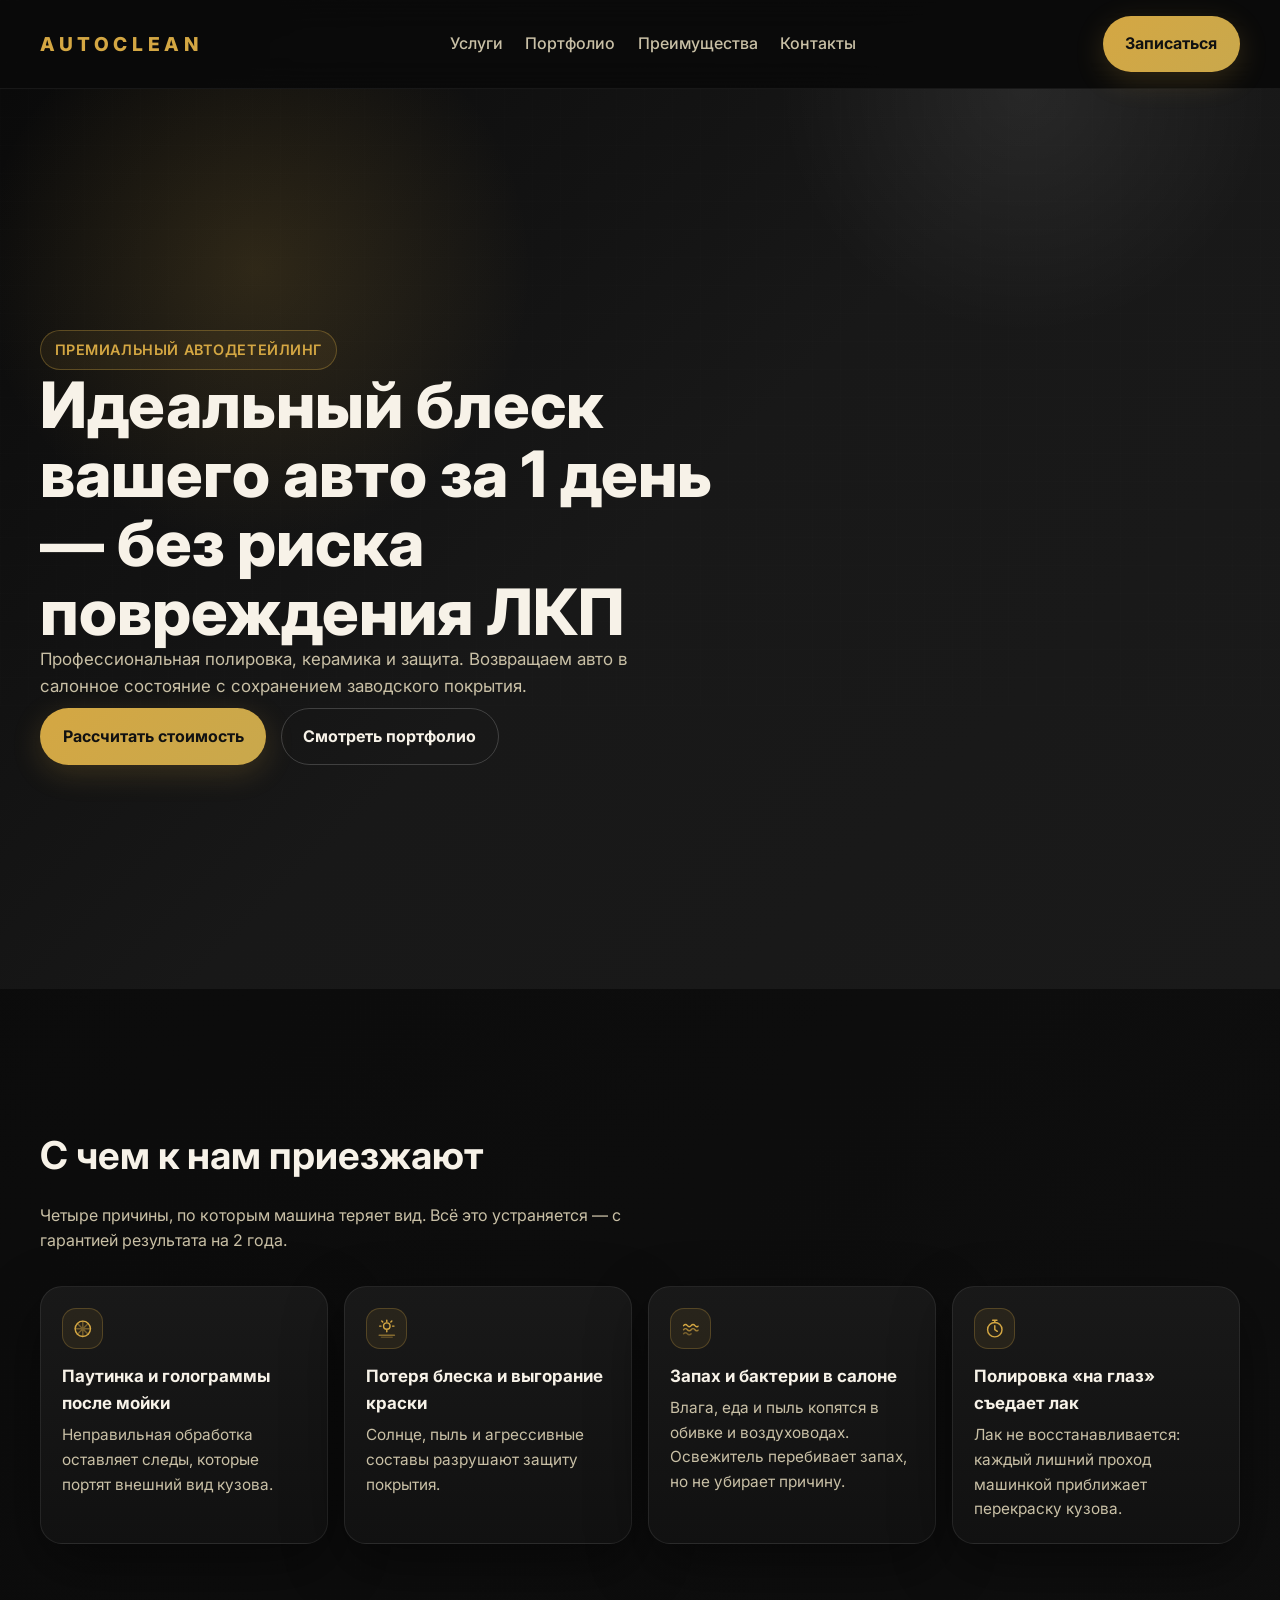
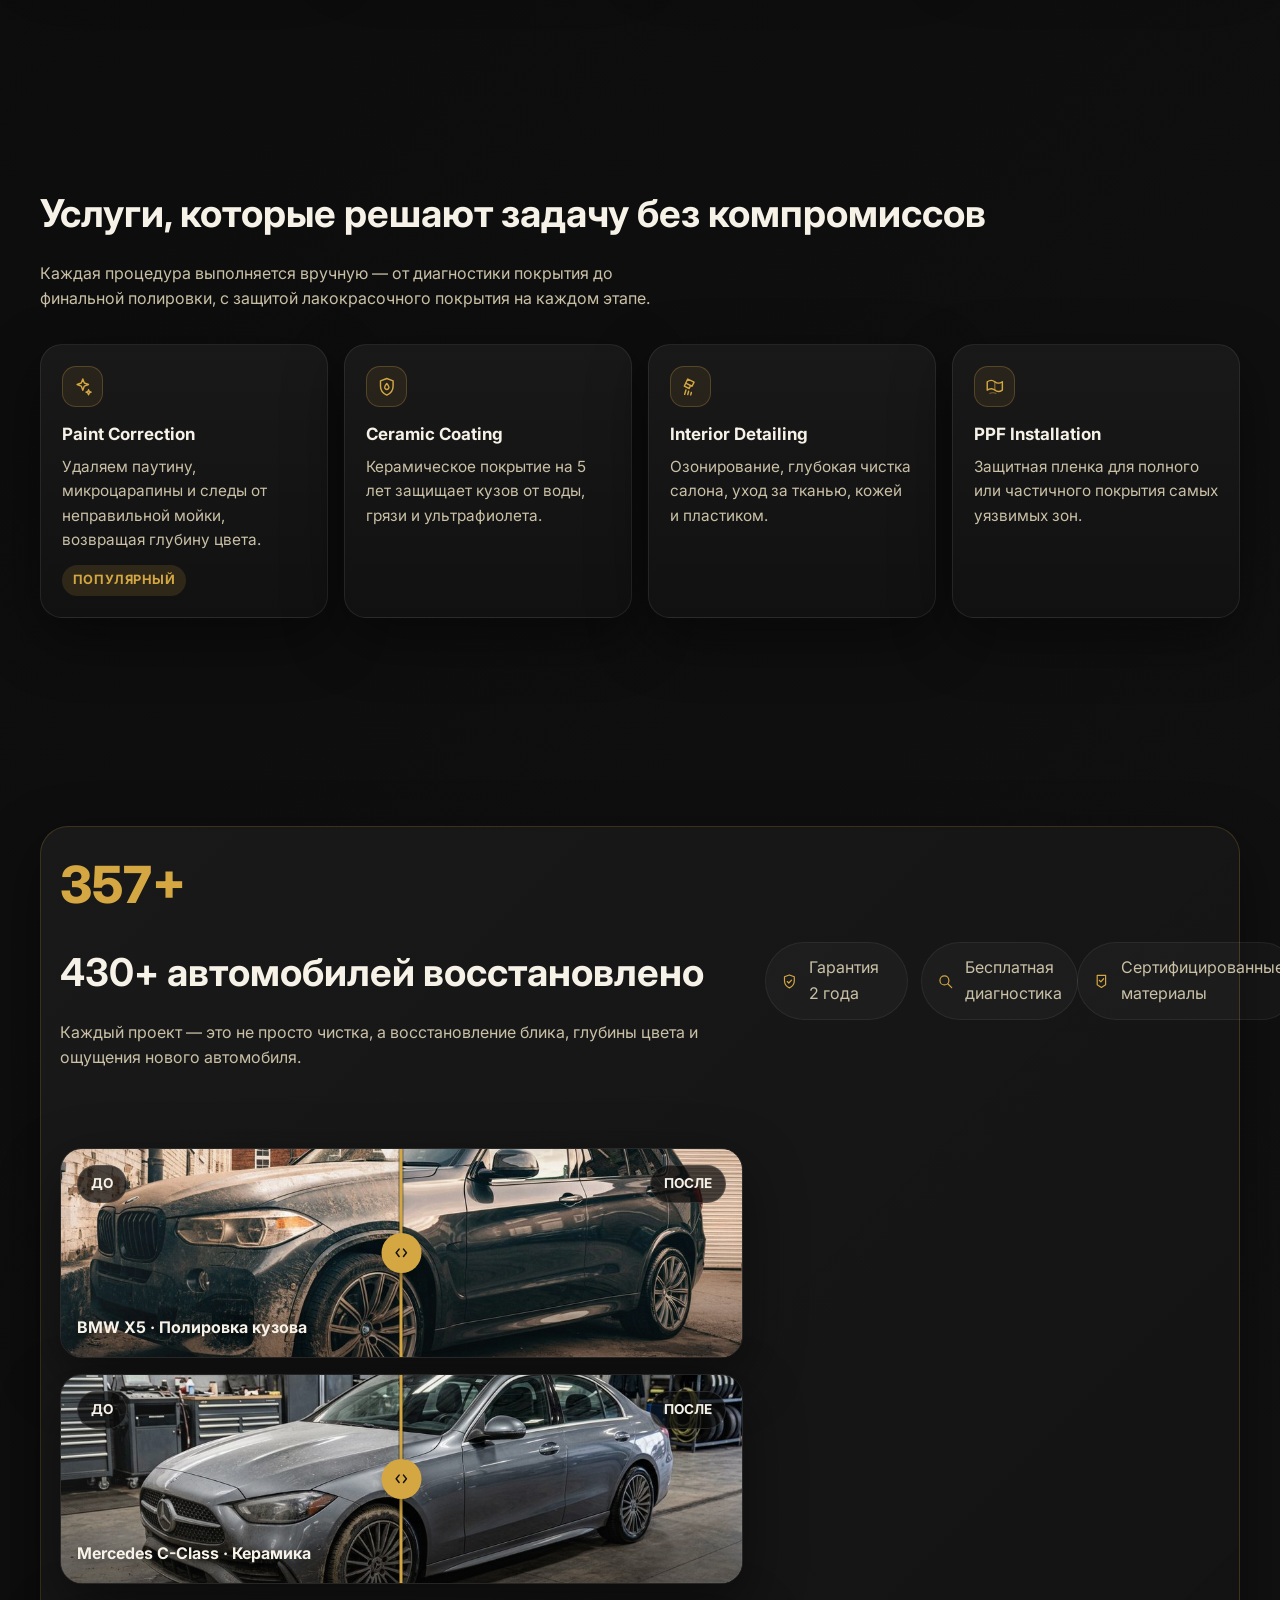
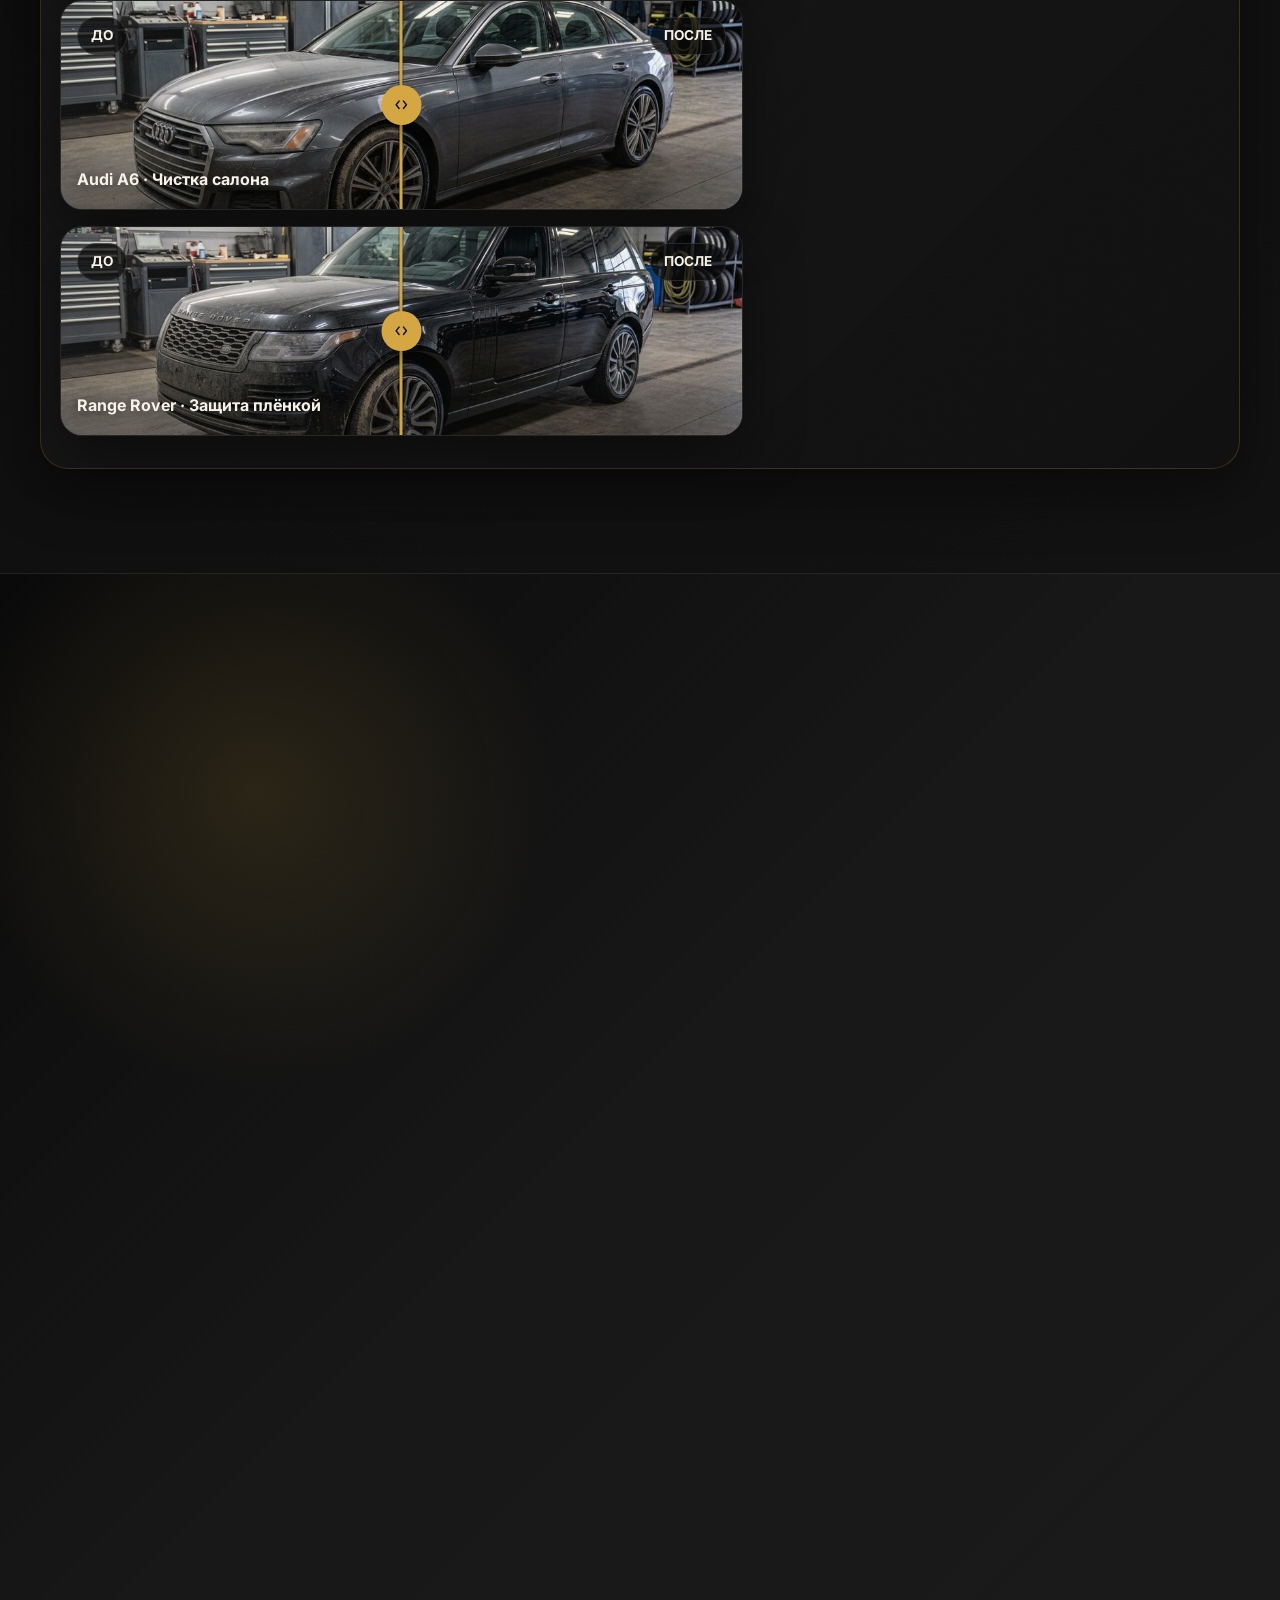
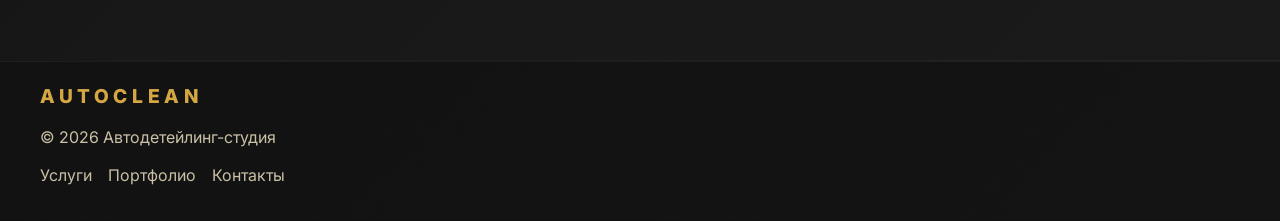
<file: index.html>
<!DOCTYPE html>
<html lang="ru">
<head>
  <meta charset="UTF-8" />
  <meta name="viewport" content="width=device-width, initial-scale=1.0" />
  <title>Автодетейлинг-студия | AUTOCLEAN</title>
  <meta name="description" content="Премиальный автодетейлинг в России: полировка, керамика, защита кузова и чистка салона." />

  <!-- Open Graph -->
  <!-- TODO: this is the GitHub Pages URL — update to the real custom domain if/when one is purchased -->
  <meta property="og:title" content="Автодетейлинг-студия AUTOCLEAN" />
  <meta property="og:description" content="Премиальный автодетейлинг в России: полировка, керамика, защита кузова и чистка салона." />
  <!-- PNG used for social previews — Facebook/WhatsApp/Telegram/VK do not render SVG. assets/og-image.svg is kept only as an editable source. -->
  <meta property="og:image" content="https://yasin274.github.io/auto-detailing-landing/assets/og-image.png" />
  <meta property="og:image:width" content="1200" />
  <meta property="og:image:height" content="630" />
  <meta property="og:url" content="https://yasin274.github.io/auto-detailing-landing/" />
  <meta property="og:type" content="website" />

  <link rel="icon" type="image/svg+xml" href="data:image/svg+xml,%3Csvg xmlns='http://www.w3.org/2000/svg' viewBox='0 0 64 64'%3E%3Crect width='64' height='64' rx='14' fill='%230a0a0a'/%3E%3Ctext x='32' y='43' font-family='Arial, sans-serif' font-size='30' font-weight='700' fill='%23d4a743' text-anchor='middle'%3EA%3C/text%3E%3C/svg%3E" />

  <link rel="preconnect" href="https://fonts.googleapis.com">
  <link rel="preconnect" href="https://fonts.gstatic.com" crossorigin>
  <link href="https://fonts.googleapis.com/css2?family=Inter:opsz,wght@14..32,400;14..32,500;14..32,600;14..32,700&display=swap" rel="stylesheet">
  <link rel="stylesheet" href="css/style.css">
</head>
<body>
  <header>
    <div class="container nav">
      <a class="logo" href="#top">Autoclean</a>
      <button class="nav-toggle" id="navToggle" type="button" aria-label="Открыть меню" aria-expanded="false" aria-controls="navLinks"><svg viewBox="0 0 24 24" fill="none" stroke="currentColor" stroke-width="1.9" stroke-linecap="round" aria-hidden="true"><path d="M4 7h16M4 12h16M4 17h16"/></svg></button>
      <nav class="nav-links" id="navLinks" aria-label="Основная навигация">
        <a href="#services">Услуги</a>
        <a href="#portfolio">Портфолио</a>
        <a href="#advantages">Преимущества</a>
        <a href="#contacts">Контакты</a>
      </nav>
      <a class="btn" href="#contactForm">Записаться</a>
    </div>
  </header>

  <main id="top">
    <!-- HERO -->
    <section class="hero">
      <div class="hero-spotlight" aria-hidden="true"></div>
      <div class="container hero-content reveal">
        <div>
          <div class="eyebrow">Премиальный автодетейлинг</div>
          <h1>Идеальный блеск вашего авто за 1 день — без риска повреждения ЛКП</h1>
          <p>Профессиональная полировка, керамика и защита. Возвращаем авто в салонное состояние с сохранением заводского покрытия.</p>
          <div class="hero-actions">
            <a class="btn" href="#contactForm">Рассчитать стоимость</a>
            <a class="btn secondary" href="#portfolio">Смотреть портфолио</a>
          </div>
        </div>
      </div>
    </section>

    <!-- PAIN POINTS -->
    <section class="section-shell" id="advantages">
      <div class="container">
        <div class="reveal">
          <h2 class="section-title">С чем к нам приезжают</h2>
          <p class="section-subtitle">Четыре причины, по которым машина теряет вид. Всё это устраняется — с гарантией результата на 2 года.</p>
        </div>
        <div class="pain-grid reveal">
          <article class="card">
            <div class="card-icon" role="img" aria-label="Паутинка на лаке">
            <svg viewBox="0 0 24 24" fill="none" stroke="currentColor" stroke-width="1.6" stroke-linecap="round" stroke-linejoin="round" aria-hidden="true">
              <circle cx="12" cy="12" r="8.5"/><path d="M12 3.5v17M3.5 12h17M6 6l12 12M18 6L6 18" opacity=".45"/>
            </svg>
          </div>
            <h3>Паутинка и голограммы после мойки</h3>
            <p>Неправильная обработка оставляет следы, которые портят внешний вид кузова.</p>
          </article>
          <article class="card">
            <div class="card-icon" role="img" aria-label="Выгорание краски">
            <svg viewBox="0 0 24 24" fill="none" stroke="currentColor" stroke-width="1.6" stroke-linecap="round" stroke-linejoin="round" aria-hidden="true">
              <circle cx="12" cy="9" r="3.6"/><path d="M12 2.6v1.6M12 13.8v1.4M5.6 9H4M20 9h-1.6M7.5 4.5l-1.1-1.1M17.6 3.4l-1.1 1.1"/><path d="M3.5 19.2h17" opacity=".55"/><path d="M6 21.4h12" opacity=".3"/>
            </svg>
          </div>
            <h3>Потеря блеска и выгорание краски</h3>
            <p>Солнце, пыль и агрессивные составы разрушают защиту покрытия.</p>
          </article>
          <article class="card">
            <div class="card-icon" role="img" aria-label="Бактерии в салоне">
            <svg viewBox="0 0 24 24" fill="none" stroke="currentColor" stroke-width="1.6" stroke-linecap="round" stroke-linejoin="round" aria-hidden="true">
              <path d="M4 8.5c1.2-1.6 3-1.6 4.2 0s3 1.6 4.2 0 3-1.6 4.2 0 3 1.6 3.4.6"/><path d="M4 13c1.2-1.6 3-1.6 4.2 0s3 1.6 4.2 0 3-1.6 4.2 0 3 1.6 3.4.6" opacity=".7"/><path d="M4 17.5c1.2-1.6 3-1.6 4.2 0s3 1.6 4.2 0" opacity=".45"/>
            </svg>
          </div>
            <h3>Запах и бактерии в салоне</h3>
            <p>Влага, еда и пыль копятся в обивке и воздуховодах. Освежитель перебивает запах, но не убирает причину.</p>
          </article>
          <article class="card">
            <div class="card-icon" role="img" aria-label="Потерянное время">
            <svg viewBox="0 0 24 24" fill="none" stroke="currentColor" stroke-width="1.6" stroke-linecap="round" stroke-linejoin="round" aria-hidden="true">
              <circle cx="12" cy="13" r="8"/><path d="M12 8.6V13l2.8 1.8"/><path d="M9.6 2.6h4.8M12 2.6v2.4"/>
            </svg>
          </div>
            <h3>Полировка «на глаз» съедает лак</h3>
            <p>Лак не восстанавливается: каждый лишний проход машинкой приближает перекраску кузова.</p>
          </article>
        </div>
      </div>
    </section>

    <!-- SERVICES -->
    <section class="section-shell" id="services">
      <div class="container">
        <div class="reveal">
          <h2 class="section-title">Услуги, которые решают задачу без компромиссов</h2>
          <p class="section-subtitle">Каждая процедура выполняется вручную — от диагностики покрытия до финальной полировки, с защитой лакокрасочного покрытия на каждом этапе.</p>
        </div>
        <div class="services-grid reveal">
          <article class="card">
            <div class="card-icon" role="img" aria-label="Полировка кузова">
            <svg viewBox="0 0 24 24" fill="none" stroke="currentColor" stroke-width="1.6" stroke-linecap="round" stroke-linejoin="round" aria-hidden="true">
              <path d="M12 3.2l1.7 4.6 4.6 1.7-4.6 1.7L12 15.8l-1.7-4.6-4.6-1.7 4.6-1.7z"/><path d="M18.4 15.2l.8 2 2 .8-2 .8-.8 2-.8-2-2-.8 2-.8z"/>
            </svg>
          </div>
            <h3>Paint Correction</h3>
            <p>Удаляем паутину, микроцарапины и следы от неправильной мойки, возвращая глубину цвета.</p>
            <span class="service-badge">Популярный</span>
          </article>
          <article class="card">
            <div class="card-icon" role="img" aria-label="Керамическое покрытие">
            <svg viewBox="0 0 24 24" fill="none" stroke="currentColor" stroke-width="1.6" stroke-linecap="round" stroke-linejoin="round" aria-hidden="true">
              <path d="M12 2.8l7 2.6v6c0 4.3-2.9 8-7 9.8-4.1-1.8-7-5.5-7-9.8v-6z"/><path d="M12 8.4c1.6 1.9 2.4 3.2 2.4 4.2a2.4 2.4 0 11-4.8 0c0-1 .8-2.3 2.4-4.2z"/>
            </svg>
          </div>
            <h3>Ceramic Coating</h3>
            <p>Керамическое покрытие на 5 лет защищает кузов от воды, грязи и ультрафиолета.</p>
          </article>
          <article class="card">
            <div class="card-icon" role="img" aria-label="Чистка салона">
            <svg viewBox="0 0 24 24" fill="none" stroke="currentColor" stroke-width="1.6" stroke-linecap="round" stroke-linejoin="round" aria-hidden="true">
              <path d="M8.6 3.4l7 3.4-2.2 4.6-7-3.4z"/><path d="M6.4 8l-1.6 3.3 5.4 2.6 1.6-3.3"/><path d="M6.6 15.6l-1.4 4.8M9.6 17l-1 3.6M12.6 18.4l-.7 2.6"/>
            </svg>
          </div>
            <h3>Interior Detailing</h3>
            <p>Озонирование, глубокая чистка салона, уход за тканью, кожей и пластиком.</p>
          </article>
          <article class="card">
            <div class="card-icon" role="img" aria-label="Защитная плёнка">
            <svg viewBox="0 0 24 24" fill="none" stroke="currentColor" stroke-width="1.6" stroke-linecap="round" stroke-linejoin="round" aria-hidden="true">
              <path d="M3.6 6.4c3-2 5.9-2 8.4 0s5.4 2 8.4 0v9.2c-3 2-5.9 2-8.4 0s-5.4-2-8.4 0z"/><path d="M12 6.4v9.2" opacity=".5"/><path d="M6.6 19.4c2.2-1.2 4.4-1.2 6.6 0" opacity=".4"/>
            </svg>
          </div>
            <h3>PPF Installation</h3>
            <p>Защитная пленка для полного или частичного покрытия самых уязвимых зон.</p>
          </article>
        </div>
      </div>
    </section>

    <!-- TRUST -->
    <section class="section-shell" id="portfolio">
      <div class="container">
        <div class="trust-block reveal">
          <div>
            <div class="trust-number" id="counterTarget">0+</div>
            <h2 class="section-title">430+ автомобилей восстановлено</h2>
            <p class="section-subtitle">Каждый проект — это не просто чистка, а восстановление блика, глубины цвета и ощущения нового автомобиля.</p>
          </div>
          <div class="trust-list" aria-label="Наши преимущества">
            <div class="trust-item"><span class="pill-icon" role="img" aria-label="Гарантия"><svg viewBox="0 0 24 24" fill="none" stroke="currentColor" stroke-width="1.7" stroke-linecap="round" stroke-linejoin="round" aria-hidden="true"><path d="M12 2.8l7 2.6v6c0 4.3-2.9 8-7 9.8-4.1-1.8-7-5.5-7-9.8v-6z"/><path d="M9 12.2l2.1 2.1 4-4.2"/></svg></span> Гарантия 2 года</div>
            <div class="trust-item"><span class="pill-icon" role="img" aria-label="Диагностика"><svg viewBox="0 0 24 24" fill="none" stroke="currentColor" stroke-width="1.7" stroke-linecap="round" stroke-linejoin="round" aria-hidden="true"><circle cx="10.6" cy="10.6" r="6.4"/><path d="M15.4 15.4L21 21"/></svg></span> Бесплатная диагностика</div>
            <div class="trust-item"><span class="pill-icon" role="img" aria-label="Сертификат"><svg viewBox="0 0 24 24" fill="none" stroke="currentColor" stroke-width="1.7" stroke-linecap="round" stroke-linejoin="round" aria-hidden="true"><path d="M6 3.4h12v13.4l-6 3.8-6-3.8z"/><path d="M9 10.4l2.2 2.2 4-4.4"/></svg></span> Сертифицированные материалы</div>
          </div>
          <div class="portfolio-grid">
            <article class="portfolio-card" data-compare>
              <div class="compare-before">
                <img src="assets/cars/bmw-before.jpg" alt="BMW X5 до полировки кузова" loading="lazy" />
                <span class="compare-badge badge-before">ДО</span>
              </div>
              <div class="compare-after">
                <img src="assets/cars/bmw-after.jpg" alt="BMW X5 после полировки кузова" loading="lazy" />
                <span class="compare-badge badge-after">ПОСЛЕ</span>
              </div>
              <div class="compare-handle">
                <span class="compare-handle-grip" aria-hidden="true"><svg viewBox="0 0 24 24" fill="none" stroke="currentColor" stroke-width="2" stroke-linecap="round" stroke-linejoin="round"><path d="M9 7l-4 5 4 5M15 7l4 5-4 5"/></svg></span>
              </div>
              <div class="portfolio-caption">BMW X5 · Полировка кузова</div>
            </article>
            <article class="portfolio-card" data-compare>
              <div class="compare-before">
                <img src="assets/cars/mercedes-before.jpg" alt="Mercedes до детейлинга" loading="lazy" />
                <span class="compare-badge badge-before">ДО</span>
              </div>
              <div class="compare-after">
                <img src="assets/cars/mercedes-after.jpg" alt="Mercedes после детейлинга" loading="lazy" />
                <span class="compare-badge badge-after">ПОСЛЕ</span>
              </div>
              <div class="compare-handle">
                <span class="compare-handle-grip" aria-hidden="true"><svg viewBox="0 0 24 24" fill="none" stroke="currentColor" stroke-width="2" stroke-linecap="round" stroke-linejoin="round"><path d="M9 7l-4 5 4 5M15 7l4 5-4 5"/></svg></span>
              </div>
              <div class="portfolio-caption">Mercedes C-Class · Керамика</div>
            </article>
            <article class="portfolio-card" data-compare>
              <div class="compare-before">
                <img src="assets/cars/audi-before.jpg" alt="Audi A6 до мойки и полировки" loading="lazy" />
                <span class="compare-badge badge-before">ДО</span>
              </div>
              <div class="compare-after">
                <img src="assets/cars/audi-after.jpg" alt="Audi A6 после мойки и полировки" loading="lazy" />
                <span class="compare-badge badge-after">ПОСЛЕ</span>
              </div>
              <div class="compare-handle">
                <span class="compare-handle-grip" aria-hidden="true"><svg viewBox="0 0 24 24" fill="none" stroke="currentColor" stroke-width="2" stroke-linecap="round" stroke-linejoin="round"><path d="M9 7l-4 5 4 5M15 7l4 5-4 5"/></svg></span>
              </div>
              <div class="portfolio-caption">Audi A6 · Чистка салона</div>
            </article>
            <article class="portfolio-card" data-compare>
              <div class="compare-before">
                <img src="assets/cars/rangerover-before.jpg" alt="Range Rover до восстановления кузова" loading="lazy" />
                <span class="compare-badge badge-before">ДО</span>
              </div>
              <div class="compare-after">
                <img src="assets/cars/rangerover-after.jpg" alt="Range Rover после восстановления кузова" loading="lazy" />
                <span class="compare-badge badge-after">ПОСЛЕ</span>
              </div>
              <div class="compare-handle">
                <span class="compare-handle-grip" aria-hidden="true"><svg viewBox="0 0 24 24" fill="none" stroke="currentColor" stroke-width="2" stroke-linecap="round" stroke-linejoin="round"><path d="M9 7l-4 5 4 5M15 7l4 5-4 5"/></svg></span>
              </div>
              <div class="portfolio-caption">Range Rover · Защита плёнкой</div>
            </article>
          </div>
        </div>
      </div>
    </section>

    <!-- FORM -->
    <section class="section-shell form-section" id="contacts">
      <div class="container">
        <div class="form-card reveal">
          <h2 class="section-title">Запишитесь на консультацию — выезд оценщика бесплатно</h2>
          <p class="section-subtitle">Оставьте заявку, и мы подберём оптимальный вариант защиты для вашего автомобиля.</p>
          <form id="contactForm" novalidate>
            <div class="field">
              <label for="name">Имя</label>
              <input id="name" name="name" type="text" placeholder="Ваше имя" required />
              <div class="error-text" data-error-for="name"></div>
            </div>
            <div class="field">
              <label for="phone">Телефон</label>
              <input id="phone" name="phone" type="tel" inputmode="tel" placeholder="+7 999 123 45 67" required />
              <div class="error-text" data-error-for="phone"></div>
            </div>
            <div class="field full">
              <label for="time">Удобное время</label>
              <input id="time" name="time" type="text" placeholder="Например: сегодня после 18:00" />
              <div class="error-text" data-error-for="time"></div>
            </div>
            <div class="field full">
              <label for="car">Марка и модель автомобиля</label>
              <textarea id="car" name="car" placeholder="Например: BMW X5, 2021"></textarea>
              <div class="error-text" data-error-for="car"></div>
            </div>
            <div class="field full">
              <!-- TODO: /privacy-policy is a placeholder route — create the actual policy page with real 152-FZ text before launch -->
              <label class="checkbox-label">
                <input type="checkbox" id="consent" name="consent" required />
                <span>Я соглашаюсь на <a href="privacy-policy.html" target="_blank" rel="noopener noreferrer">обработку персональных данных</a></span>
              </label>
              <div class="error-text" data-error-for="consent"></div>
            </div>
            <div class="submit-row full">
              <button class="btn" type="submit">Отправить заявку</button>
              <div class="form-success" id="formSuccess" aria-live="polite"></div>
            </div>
          </form>

          <div class="contact-links">
            <!-- TODO: placeholder phone number — replace with the real client number before launch (see item 5b) -->
            <a class="contact-pill" href="tel:+79991234567"><span class="pill-icon" role="img" aria-label="Телефон"><svg viewBox="0 0 24 24" fill="none" stroke="currentColor" stroke-width="1.7" stroke-linecap="round" stroke-linejoin="round" aria-hidden="true"><path d="M6.4 3.6h3l1.5 3.8-1.9 1.4a11.4 11.4 0 005.2 5.2l1.4-1.9 3.8 1.5v3a1.8 1.8 0 01-2 1.8A15.6 15.6 0 014.6 5.6a1.8 1.8 0 011.8-2z"/></svg></span> +7 (999) 123-45-67</a>
            <!-- TODO: placeholder WhatsApp number — replace with the real client number before launch (see item 5c) -->
            <a class="contact-pill" href="https://wa.me/79991234567" target="_blank" rel="noopener noreferrer"><span class="pill-icon" role="img" aria-label="WhatsApp"><svg viewBox="0 0 24 24" fill="none" stroke="currentColor" stroke-width="1.7" stroke-linecap="round" stroke-linejoin="round" aria-hidden="true"><path d="M3.8 20.2l1.3-4.2A8 8 0 1112 20a8 8 0 01-4-1.1z"/><path d="M9 9.4c.6 2.4 3.2 5 5.6 5.6"/></svg></span> WhatsApp</a>
            <!-- TODO: no real Telegram username/group exists yet — add href and uncomment before launch -->
            <!-- <a class="contact-pill" href="https://t.me/REPLACE_ME" target="_blank" rel="noopener noreferrer"><span class="pill-icon" role="img" aria-label="Telegram"><svg viewBox="0 0 24 24" fill="none" stroke="currentColor" stroke-width="1.7" stroke-linecap="round" stroke-linejoin="round" aria-hidden="true"><path d="M21 4.4L2.9 11.3l5.2 1.8L18.4 6.6l-8.1 8.1.3 5 2.6-3.5 4.4 3.1z"/></svg></span> Telegram</a> -->
          </div>
        </div>
      </div>
    </section>
  </main>

  <footer>
    <div class="container footer-inner">
      <div class="logo">Autoclean</div>
      <div>© 2026 Автодетейлинг-студия</div>
      <div class="footer-links">
        <a href="#services">Услуги</a>
        <a href="#portfolio">Портфолио</a>
        <a href="#contacts">Контакты</a>
      </div>
    </div>
  </footer>

  <a class="btn floating-cta" href="#contactForm">Записаться</a>

  <script src="js/main.js" defer></script>
</body>
</html>
</file>
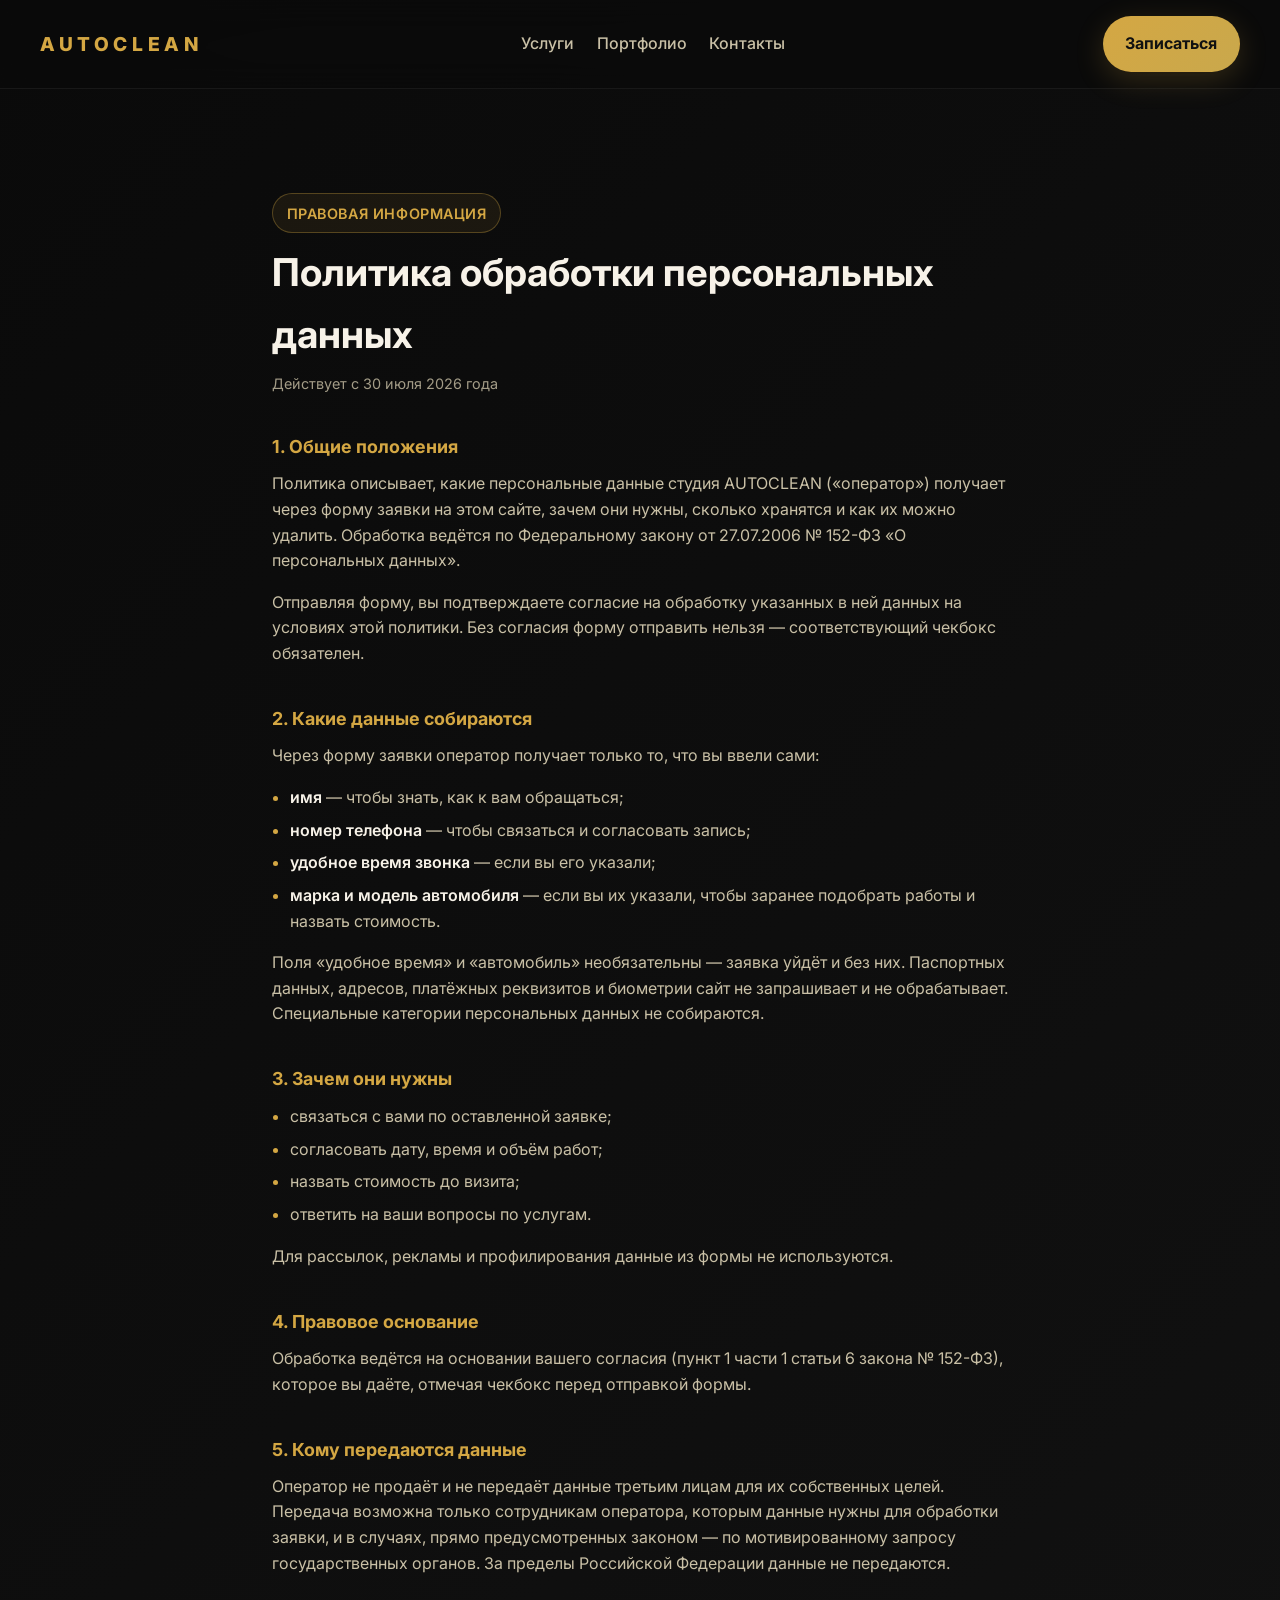
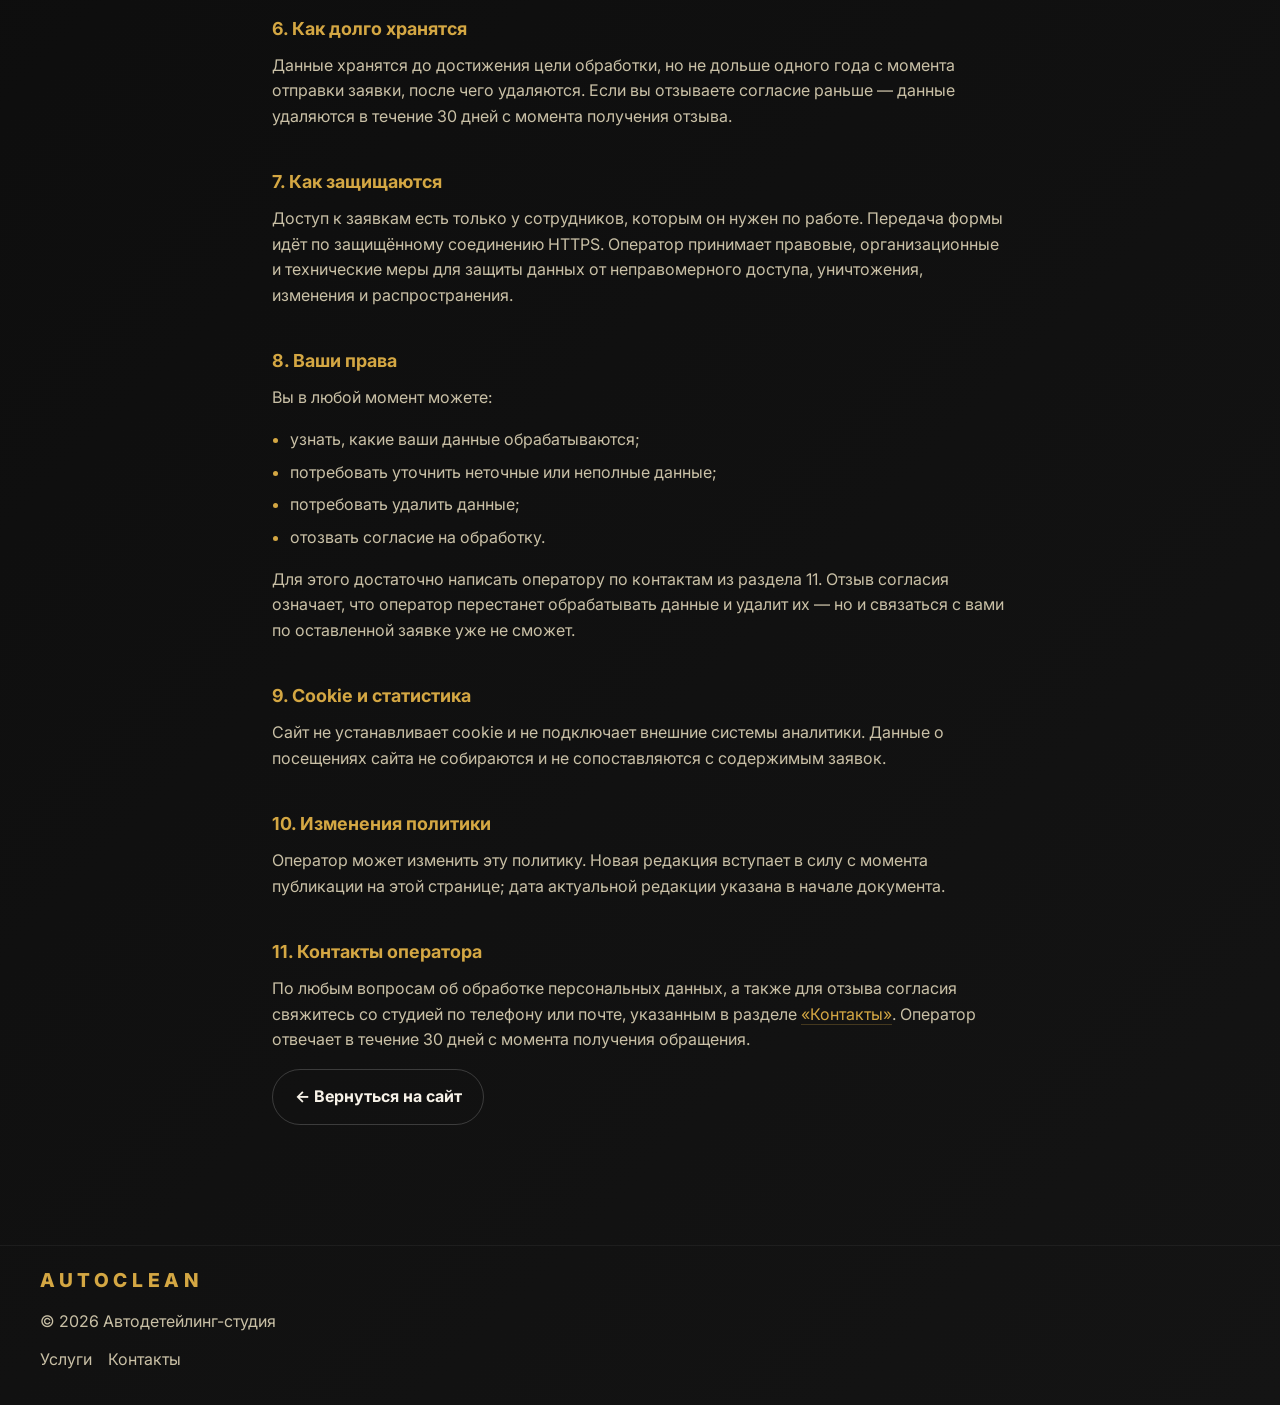
<file: privacy-policy.html>
<!DOCTYPE html>
<html lang="ru">
<head>
  <meta charset="UTF-8" />
  <meta name="viewport" content="width=device-width, initial-scale=1.0" />
  <title>Политика обработки персональных данных | AUTOCLEAN</title>
  <meta name="description" content="Какие данные собирает форма заявки студии AUTOCLEAN, зачем они нужны, сколько хранятся и как отозвать согласие." />
  <meta name="robots" content="noindex" />

  <link rel="icon" type="image/svg+xml" href="data:image/svg+xml,%3Csvg xmlns='http://www.w3.org/2000/svg' viewBox='0 0 64 64'%3E%3Crect width='64' height='64' rx='14' fill='%230a0a0a'/%3E%3Ctext x='32' y='43' font-family='Arial, sans-serif' font-size='30' font-weight='700' fill='%23d4a743' text-anchor='middle'%3EA%3C/text%3E%3C/svg%3E" />

  <link rel="preconnect" href="https://fonts.googleapis.com">
  <link rel="preconnect" href="https://fonts.gstatic.com" crossorigin>
  <link href="https://fonts.googleapis.com/css2?family=Inter:opsz,wght@14..32,400;14..32,500;14..32,600;14..32,700&display=swap" rel="stylesheet">
  <link rel="stylesheet" href="css/style.css">
</head>
<body>

  <!--
    ВНИМАНИЕ перед коммерческим использованием: подставьте реквизиты оператора
    (наименование, ИНН, юридический адрес) и рабочую почту в разделе
    «Контакты оператора». Выдуманные реквизиты здесь намеренно не указаны.
  -->

  <header>
    <div class="container nav">
      <a class="logo" href="index.html">Autoclean</a>
      <nav class="nav-links" aria-label="Основная навигация">
        <a href="index.html#services">Услуги</a>
        <a href="index.html#portfolio">Портфолио</a>
        <a href="index.html#contacts">Контакты</a>
      </nav>
      <a class="btn" href="index.html#contactForm">Записаться</a>
    </div>
  </header>

  <main>
    <section class="section-shell">
      <div class="container legal">
        <div class="eyebrow">Правовая информация</div>
        <h1>Политика обработки персональных данных</h1>
        <p class="legal-updated">Действует с 30 июля 2026 года</p>

        <h2>1. Общие положения</h2>
        <p>
          Политика описывает, какие персональные данные студия AUTOCLEAN
          («оператор») получает через форму заявки на этом сайте, зачем они
          нужны, сколько хранятся и как их можно удалить. Обработка ведётся
          по Федеральному закону от 27.07.2006 № 152-ФЗ «О персональных
          данных».
        </p>
        <p>
          Отправляя форму, вы подтверждаете согласие на обработку указанных
          в ней данных на условиях этой политики. Без согласия форму
          отправить нельзя — соответствующий чекбокс обязателен.
        </p>

        <h2>2. Какие данные собираются</h2>
        <p>Через форму заявки оператор получает только то, что вы ввели сами:</p>
        <ul>
          <li><b>имя</b> — чтобы знать, как к вам обращаться;</li>
          <li><b>номер телефона</b> — чтобы связаться и согласовать запись;</li>
          <li><b>удобное время звонка</b> — если вы его указали;</li>
          <li><b>марка и модель автомобиля</b> — если вы их указали, чтобы
              заранее подобрать работы и назвать стоимость.</li>
        </ul>
        <p>
          Поля «удобное время» и «автомобиль» необязательны — заявка уйдёт
          и без них. Паспортных данных, адресов, платёжных реквизитов и
          биометрии сайт не запрашивает и не обрабатывает. Специальные
          категории персональных данных не собираются.
        </p>

        <h2>3. Зачем они нужны</h2>
        <ul>
          <li>связаться с вами по оставленной заявке;</li>
          <li>согласовать дату, время и объём работ;</li>
          <li>назвать стоимость до визита;</li>
          <li>ответить на ваши вопросы по услугам.</li>
        </ul>
        <p>
          Для рассылок, рекламы и профилирования данные из формы не
          используются.
        </p>

        <h2>4. Правовое основание</h2>
        <p>
          Обработка ведётся на основании вашего согласия (пункт 1 части 1
          статьи 6 закона № 152-ФЗ), которое вы даёте, отмечая чекбокс перед
          отправкой формы.
        </p>

        <h2>5. Кому передаются данные</h2>
        <p>
          Оператор не продаёт и не передаёт данные третьим лицам для их
          собственных целей. Передача возможна только сотрудникам оператора,
          которым данные нужны для обработки заявки, и в случаях, прямо
          предусмотренных законом — по мотивированному запросу
          государственных органов. За пределы Российской Федерации данные не
          передаются.
        </p>

        <h2>6. Как долго хранятся</h2>
        <p>
          Данные хранятся до достижения цели обработки, но не дольше одного
          года с момента отправки заявки, после чего удаляются. Если вы
          отзываете согласие раньше — данные удаляются в течение 30 дней
          с момента получения отзыва.
        </p>

        <h2>7. Как защищаются</h2>
        <p>
          Доступ к заявкам есть только у сотрудников, которым он нужен по
          работе. Передача формы идёт по защищённому соединению HTTPS.
          Оператор принимает правовые, организационные и технические меры для
          защиты данных от неправомерного доступа, уничтожения, изменения и
          распространения.
        </p>

        <h2>8. Ваши права</h2>
        <p>Вы в любой момент можете:</p>
        <ul>
          <li>узнать, какие ваши данные обрабатываются;</li>
          <li>потребовать уточнить неточные или неполные данные;</li>
          <li>потребовать удалить данные;</li>
          <li>отозвать согласие на обработку.</li>
        </ul>
        <p>
          Для этого достаточно написать оператору по контактам из раздела 11.
          Отзыв согласия означает, что оператор перестанет обрабатывать
          данные и удалит их — но и связаться с вами по оставленной заявке
          уже не сможет.
        </p>

        <h2>9. Cookie и статистика</h2>
        <p>
          Сайт не устанавливает cookie и не подключает внешние системы
          аналитики. Данные о посещениях сайта не собираются и не
          сопоставляются с содержимым заявок.
        </p>

        <h2>10. Изменения политики</h2>
        <p>
          Оператор может изменить эту политику. Новая редакция вступает в силу
          с момента публикации на этой странице; дата актуальной редакции
          указана в начале документа.
        </p>

        <h2>11. Контакты оператора</h2>
        <p>
          По любым вопросам об обработке персональных данных, а также для
          отзыва согласия свяжитесь со студией по телефону или почте,
          указанным в разделе <a href="index.html#contacts">«Контакты»</a>.
          Оператор отвечает в течение 30 дней с момента получения обращения.
        </p>

        <p class="legal-back">
          <a class="btn secondary" href="index.html">← Вернуться на сайт</a>
        </p>
      </div>
    </section>
  </main>

  <footer>
    <div class="container footer-inner">
      <div class="logo">Autoclean</div>
      <div>© <span id="year">2026</span> Автодетейлинг-студия</div>
      <div class="footer-links">
        <a href="index.html#services">Услуги</a>
        <a href="index.html#contacts">Контакты</a>
      </div>
    </div>
  </footer>

  <script>
    document.getElementById('year').textContent = new Date().getFullYear();
  </script>
</body>
</html>
</file>
<file: css/style.css>
/* =========================================================
   1. VARIABLES
   ========================================================= */
:root {
  --bg: #0a0a0a;
  --bg-2: #141414;
  --text: #f7f2e8;
  --muted: #c9c0a6;
  --gold: #d4a743;
  --gold-2: #c9a84c;
  --border: rgba(212, 167, 67, 0.26);
  --error: #ff6b6b;
  --shadow: 0 20px 60px rgba(0,0,0,0.45);
  --radius: 22px;
  --max-width: 1200px;
}

/* =========================================================
   2. BASE
   ========================================================= */
* { box-sizing: border-box; }
html { scroll-behavior: smooth; }
body {
  margin: 0;
  font-family: 'Inter', system-ui, -apple-system, BlinkMacSystemFont, 'Segoe UI', sans-serif;
  color: var(--text);
  background: linear-gradient(135deg, var(--bg) 0%, var(--bg-2) 100%);
  line-height: 1.6;
  overflow-x: hidden;
}

a { color: inherit; text-decoration: none; }
img { max-width: 100%; display: block; }
button, input, textarea { font: inherit; }

/* =========================================================
   3. LAYOUT
   ========================================================= */
.container {
  width: min(100% - 2rem, var(--max-width));
  margin: 0 auto;
}

.section-shell {
  padding: 5rem 0;
}

.reveal {
  opacity: 0;
  transform: translateY(30px);
  transition: opacity 0.7s ease, transform 0.7s ease;
}

.reveal.visible {
  opacity: 1;
  transform: translateY(0);
}

.section-title {
  font-size: clamp(1.7rem, 3vw, 2.4rem);
  margin-bottom: 1rem;
  font-weight: 700;
}

.section-subtitle {
  color: var(--muted);
  max-width: 650px;
  margin-bottom: 2rem;
  font-size: 1rem;
}

/* =========================================================
   4. COMPONENTS
   ========================================================= */

/* --- Header / Nav --- */
header {
  position: sticky;
  top: 0;
  z-index: 1000;
  background: rgba(10,10,10,0.82);
  backdrop-filter: blur(16px);
  border-bottom: 1px solid rgba(255,255,255,0.06);
}

.nav {
  display: flex;
  flex-wrap: wrap;
  row-gap: 0.5rem;
  align-items: center;
  justify-content: space-between;
  padding: 1rem 0;
  gap: 1rem;
}

.logo {
  font-size: 1.2rem;
  font-weight: 800;
  letter-spacing: 0.24em;
  text-transform: uppercase;
  color: var(--gold);
}

.nav-links {
  display: none;
  gap: 1.4rem;
  color: var(--muted);
  font-weight: 500;
}

.nav-links a:hover {
  color: var(--text);
}

.nav-toggle {
  display: inline-flex;
  align-items: center;
  justify-content: center;
  width: 44px;
  height: 44px;
  border-radius: 12px;
  border: 1px solid rgba(255,255,255,0.14);
  background: rgba(255,255,255,0.04);
  color: var(--text);
  font-size: 1.3rem;
  line-height: 1;
  cursor: pointer;
}

/* --- Buttons --- */
.btn {
  display: inline-flex;
  align-items: center;
  justify-content: center;
  padding: 0.9rem 1.35rem;
  border-radius: 999px;
  border: 1px solid var(--border);
  background: linear-gradient(135deg, var(--gold), var(--gold-2));
  color: #111;
  font-weight: 700;
  box-shadow: 0 8px 30px rgba(212, 167, 67, 0.2);
  transition: transform 0.3s ease, box-shadow 0.3s ease;
  cursor: pointer;
}

.btn:hover {
  transform: translateY(-2px);
  box-shadow: 0 12px 34px rgba(212, 167, 67, 0.32);
}

.btn.secondary {
  background: transparent;
  color: var(--text);
  border-color: rgba(255,255,255,0.18);
  box-shadow: none;
}

.floating-cta {
  position: fixed;
  right: 1rem;
  bottom: 1rem;
  z-index: 1100;
  opacity: 0;
  pointer-events: none;
  transform: translateY(10px);
  transition: opacity 0.3s ease, transform 0.3s ease;
}

.floating-cta.show {
  opacity: 1;
  pointer-events: auto;
  transform: translateY(0);
}

/* --- Hero --- */
.hero {
  position: relative;
  min-height: 100vh;
  display: grid;
  align-items: center;
  background:
    radial-gradient(circle at 20% 20%, rgba(212, 167, 67, 0.16), transparent 22%),
    radial-gradient(circle at 80% 0%, rgba(255,255,255,0.07), transparent 18%),
    linear-gradient(135deg, #0a0a0a 0%, #181818 50%, #1a1a1a 100%);
  overflow: hidden;
}

.hero::before {
  content: '';
  position: absolute;
  inset: 0;
  background-image:
    linear-gradient(rgba(255,255,255,0.02) 1px, transparent 1px),
    linear-gradient(90deg, rgba(255,255,255,0.02) 1px, transparent 1px);
  background-size: 28px 28px;
  mask-image: linear-gradient(to bottom, black 55%, transparent 100%);
  opacity: 0.35;
  pointer-events: none;
}

.hero-spotlight {
  position: absolute;
  top: 0;
  left: 0;
  width: 150px;
  height: 150px;
  border-radius: 50%;
  background: radial-gradient(circle, rgba(212, 167, 67, 0.5) 0%, rgba(212, 167, 67, 0) 70%);
  filter: blur(34px);
  opacity: 0;
  pointer-events: none;
  /* No transform transition: the glow must sit on the cursor, not chase it */
  transition: opacity 0.3s ease;
  will-change: transform;
}

.hero-spotlight.show {
  opacity: 1;
}

.hero-content {
  position: relative;
  z-index: 1;
  display: grid;
  gap: 1.5rem;
  padding: 5rem 0 4rem;
}

.eyebrow {
  display: inline-flex;
  width: fit-content;
  align-items: center;
  gap: 0.5rem;
  padding: 0.45rem 0.85rem;
  border: 1px solid rgba(212, 167, 67, 0.32);
  border-radius: 999px;
  color: var(--gold);
  background: rgba(212, 167, 67, 0.08);
  font-size: 0.9rem;
  font-weight: 600;
  letter-spacing: 0.04em;
  text-transform: uppercase;
}

.hero h1 {
  font-size: clamp(2rem, 5vw, 4.2rem);
  line-height: 1.08;
  margin: 0;
  max-width: 830px;
  font-weight: 800;
}

.hero p {
  font-size: 1.06rem;
  color: var(--muted);
  max-width: 660px;
  margin: 0;
}

.hero-actions {
  display: flex;
  flex-wrap: wrap;
  gap: 0.9rem;
  margin-top: 0.5rem;
}

/* --- Pain points / Services grids --- */
.pain-grid,
.services-grid {
  display: grid;
  gap: 1rem;
}

.card {
  background: linear-gradient(180deg, rgba(26,26,26,0.95), rgba(18,18,18,0.95));
  border: 1px solid rgba(255,255,255,0.08);
  border-radius: var(--radius);
  padding: 1.3rem;
  box-shadow: var(--shadow);
  transition: transform 0.3s ease, box-shadow 0.3s ease, border-color 0.3s ease;
}

.card:hover {
  transform: translateY(-4px);
  border-color: var(--border);
  box-shadow: 0 24px 70px rgba(0,0,0,0.4);
}

/* Иконки карточек — контурный SVG вместо эмодзи.
   Эмодзи рисует шрифт операционной системы: на Windows они плоские и
   разноцветные, на macOS объёмные, на части Android заменяются квадратом.
   Одна и та же страница выглядела по-разному, и пёстрые эмодзи спорили с
   золотым акцентом. Контур наследует currentColor и подчиняется теме. */
.card-icon {
  width: 2.6rem;
  height: 2.6rem;
  margin-bottom: 0.85rem;
  display: grid;
  place-items: center;
  border-radius: 14px;
  color: var(--gold);
  background: rgba(212, 167, 67, 0.09);
  border: 1px solid var(--border);
}

.card-icon svg { width: 1.35rem; height: 1.35rem; }

/* Иконка внутри строки: размер в em, чтобы расти вместе с текстом. */
.pill-icon { display: inline-flex; flex: 0 0 auto; color: var(--gold); }
.pill-icon svg { width: 1.05em; height: 1.05em; }

.nav-toggle svg { width: 1.35rem; height: 1.35rem; display: block; }
.compare-handle-grip svg { width: 1.1rem; height: 1.1rem; display: block; }

.card h3 {
  margin: 0 0 0.4rem;
  font-size: 1.06rem;
}

.card p {
  margin: 0;
  color: var(--muted);
  font-size: 0.96rem;
}

.service-badge {
  display: inline-block;
  margin-top: 0.75rem;
  padding: 0.35rem 0.7rem;
  border-radius: 999px;
  background: rgba(212,167,67,0.15);
  color: var(--gold);
  font-size: 0.8rem;
  font-weight: 700;
  letter-spacing: 0.04em;
  text-transform: uppercase;
}

.services-grid .card:hover {
  transform: scale(1.02);
  box-shadow: 0 0 0 1px rgba(212,167,67,0.16), 0 20px 55px rgba(212,167,67,0.14);
}

/* --- Trust block --- */
.trust-block {
  background: linear-gradient(135deg, rgba(26,26,26,0.92), rgba(18,18,18,0.95));
  border: 1px solid rgba(212,167,67,0.2);
  border-radius: calc(var(--radius) + 6px);
  padding: 2rem 1.2rem;
  box-shadow: var(--shadow);
  display: grid;
  gap: 1.4rem;
}

.trust-number {
  font-size: clamp(2.2rem, 4vw, 3.2rem);
  font-weight: 800;
  color: var(--gold);
  line-height: 1;
}

.trust-list {
  display: grid;
  gap: 0.8rem;
  color: var(--muted);
}

.trust-item {
  display: flex;
  align-items: center;
  gap: 0.7rem;
  padding: 0.8rem 0.95rem;
  background: rgba(255,255,255,0.03);
  border-radius: 999px;
  border: 1px solid rgba(255,255,255,0.06);
  width: fit-content;
  min-width: 100%;
}

/* --- Portfolio before/after compare slider --- */
.portfolio-grid {
  display: grid;
  gap: 1rem;
  margin-top: 1.4rem;
}

.portfolio-card {
  position: relative;
  min-height: 210px;
  border-radius: var(--radius);
  overflow: hidden;
  border: 1px solid rgba(255,255,255,0.08);
  box-shadow: var(--shadow);
  user-select: none;
  touch-action: pan-y;
}

.compare-before,
.compare-after {
  position: absolute;
  inset: 0;
}

.compare-before img,
.compare-after img {
  width: 100%;
  height: 100%;
  object-fit: cover;
  display: block;
}

.compare-after {
  clip-path: inset(0 0 0 50%);
}

.compare-before::after,
.compare-after::before {
  content: '';
  position: absolute;
  inset: 0;
  background: linear-gradient(130deg, rgba(255,255,255,0.08), transparent 48%);
  pointer-events: none;
}

.compare-before::before,
.compare-after::after {
  content: '';
  position: absolute;
  inset: 0;
  background: linear-gradient(180deg, rgba(10,10,10,0.05) 0%, rgba(10,10,10,0) 40%, rgba(10,10,10,0.45) 100%);
  pointer-events: none;
}

.compare-handle {
  position: absolute;
  top: 0;
  bottom: 0;
  left: 50%;
  z-index: 3;
  width: 3px;
  background: var(--gold);
  transform: translateX(-50%);
  cursor: ew-resize;
  box-shadow: 0 0 0 1px rgba(0,0,0,0.4);
}

.compare-handle-grip {
  position: absolute;
  top: 50%;
  left: 50%;
  transform: translate(-50%, -50%);
  width: 40px;
  height: 40px;
  border-radius: 50%;
  background: var(--gold);
  color: #111;
  display: flex;
  align-items: center;
  justify-content: center;
  font-size: 1.1rem;
  font-weight: 700;
  box-shadow: 0 8px 22px rgba(0,0,0,0.4);
}

.compare-badge {
  position: absolute;
  top: 1rem;
  z-index: 2;
  display: inline-flex;
  align-items: center;
  padding: 0.45rem 0.8rem;
  border-radius: 999px;
  background: rgba(10,10,10,0.72);
  color: var(--text);
  font-weight: 700;
  font-size: 0.85rem;
  border: 1px solid rgba(255,255,255,0.12);
  pointer-events: none;
}

.compare-badge.badge-before { left: 1rem; }
.compare-badge.badge-after { right: 1rem; }

.portfolio-caption {
  position: absolute;
  bottom: 1rem;
  left: 1rem;
  z-index: 2;
  color: var(--text);
  font-weight: 700;
  text-shadow: 0 2px 14px rgba(0,0,0,0.65);
  pointer-events: none;
}

/* --- Form --- */
.form-section {
  position: relative;
  background:
    radial-gradient(circle at 20% 20%, rgba(212, 167, 67, 0.14), transparent 22%),
    linear-gradient(135deg, #0a0a0a 0%, #181818 50%, #1a1a1a 100%);
  border-top: 1px solid rgba(255,255,255,0.05);
  border-bottom: 1px solid rgba(255,255,255,0.05);
}

.form-card {
  background: rgba(14,14,14,0.8);
  border: 1px solid rgba(212,167,67,0.22);
  border-radius: calc(var(--radius) + 6px);
  padding: 1.4rem;
  box-shadow: var(--shadow);
  backdrop-filter: blur(12px);
}

form {
  display: grid;
  gap: 0.95rem;
  margin-top: 1rem;
}

.field {
  display: grid;
  gap: 0.35rem;
}

label {
  color: var(--text);
  font-weight: 600;
  font-size: 0.95rem;
}

input, textarea {
  width: 100%;
  padding: 0.9rem 1rem;
  border-radius: 14px;
  border: 1px solid rgba(255,255,255,0.1);
  background: rgba(255,255,255,0.04);
  color: var(--text);
  outline: none;
  transition: border-color 0.3s ease, box-shadow 0.3s ease;
}

input:focus, textarea:focus {
  border-color: var(--gold);
  box-shadow: 0 0 0 3px rgba(212,167,67,0.16);
}

textarea { min-height: 110px; resize: vertical; }

.checkbox-label {
  display: flex;
  align-items: flex-start;
  gap: 0.6rem;
  color: var(--muted);
  font-weight: 500;
  font-size: 0.9rem;
  cursor: pointer;
}

.checkbox-label input[type="checkbox"] {
  width: 18px;
  height: 18px;
  flex-shrink: 0;
  margin-top: 0.15rem;
  accent-color: var(--gold);
  cursor: pointer;
}

.checkbox-label a {
  color: var(--gold);
  text-decoration: underline;
}

.error-text {
  color: var(--error);
  font-size: 0.85rem;
  min-height: 1rem;
}

.form-success {
  margin-top: 0.7rem;
  color: #8ce6a6;
  font-weight: 600;
}

.contact-links {
  display: flex;
  flex-wrap: wrap;
  gap: 0.8rem;
  margin-top: 1rem;
  color: var(--muted);
}

.contact-pill {
  display: inline-flex;
  align-items: center;
  gap: 0.45rem;
  padding: 0.7rem 0.95rem;
  border-radius: 999px;
  background: rgba(255,255,255,0.04);
  border: 1px solid rgba(255,255,255,0.08);
}

/* --- Footer --- */
footer {
  padding: 1.2rem 0 2rem;
  color: var(--muted);
  border-top: 1px solid rgba(255,255,255,0.05);
}

.footer-inner {
  display: flex;
  flex-direction: column;
  gap: 0.8rem;
  align-items: flex-start;
}

.footer-links {
  display: flex;
  gap: 1rem;
  flex-wrap: wrap;
}

.footer-links a:hover {
  color: var(--text);
}

/* =========================================================
   5. RESPONSIVE
   ========================================================= */

/* Narrow phones (320-380px): logo + hamburger + CTA no longer fit at full size */
@media (max-width: 380px) {
  .container { width: min(100% - 1.5rem, var(--max-width)); }
  .nav { gap: 0.5rem; }
  .logo { font-size: 0.95rem; letter-spacing: 0.12em; }
  .nav .btn { padding: 0.7rem 0.9rem; font-size: 0.85rem; }
}

@media (max-width: 768px) {
  footer { padding-bottom: 80px; }

  .nav-links.active {
    display: flex;
    flex-direction: column;
    position: absolute;
    top: 100%;
    left: 0;
    right: 0;
    gap: 1rem;
    padding: 1rem 1.25rem 1.5rem;
    background: rgba(10,10,10,0.97);
    backdrop-filter: blur(16px);
    border-bottom: 1px solid rgba(255,255,255,0.08);
  }
}

@media (min-width: 768px) {
  .nav-links { display: flex; }
  .nav-toggle { display: none; }
  .pain-grid { grid-template-columns: repeat(2, 1fr); }
  .services-grid { grid-template-columns: repeat(2, 1fr); }
  .trust-list { grid-template-columns: repeat(3, minmax(0, 1fr)); }
  .form-card { padding: 2rem; }
  form { grid-template-columns: repeat(2, 1fr); }
  .field.full { grid-column: 1 / -1; }
  .submit-row { grid-column: 1 / -1; }
  .contact-links { margin-top: 1.2rem; }
}

@media (min-width: 1024px) {
  .section-shell { padding: 6.5rem 0; }
  .hero-content { grid-template-columns: 1.2fr 0.8fr; align-items: center; }
  .trust-block { grid-template-columns: 1.2fr 0.8fr; align-items: center; }
  .services-grid { grid-template-columns: repeat(4, 1fr); }
  .pain-grid { grid-template-columns: repeat(4, 1fr); }
}

/* =========================================================
   13. LEGAL PAGE (privacy-policy.html)
   ========================================================= */
.legal {
  max-width: 46rem;
}

.legal h1 {
  font-size: clamp(1.7rem, 4vw, 2.4rem);
  margin: 0.6rem 0 0.4rem;
}

.legal h2 {
  margin: 2.4rem 0 0.6rem;
  font-size: 1.12rem;
  color: var(--gold);
}

.legal p { margin: 0 0 1rem; color: var(--muted); }
.legal p b, .legal li b { color: var(--text); font-weight: 600; }

.legal ul {
  margin: 0 0 1rem;
  padding-left: 1.1rem;
  color: var(--muted);
}
.legal li { margin-bottom: 0.45rem; }
.legal li::marker { color: var(--gold); }

.legal a:not(.btn) {
  color: var(--gold);
  border-bottom: 1px solid var(--border);
}
.legal a:not(.btn):hover { border-bottom-color: var(--gold); }

.legal-updated {
  font-size: 0.9rem;
  color: var(--muted);
  opacity: 0.8;
}

.legal-back { margin-top: 2.6rem; }
</file>
